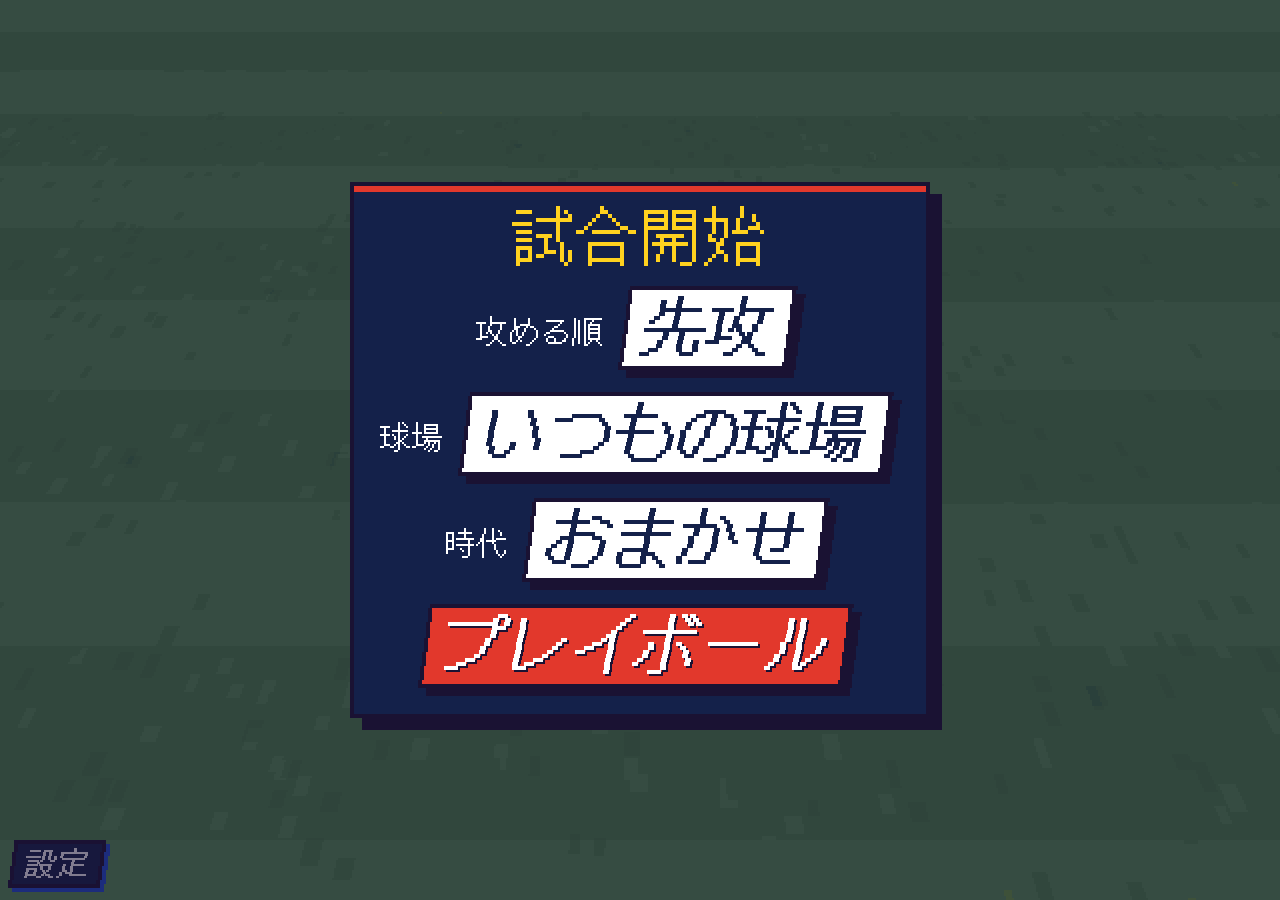
<file: live.html>
<!doctype html><html lang="ja"><head><meta charset="utf-8"><meta name="viewport" content="width=device-width,initial-scale=1"><title>100ペナ 試合</title><script>location.replace("swingmaker/index.html"+location.search+location.hash);
</script></head><body><a href="swingmaker/index.html">試合へ</a></body></html>
</file>
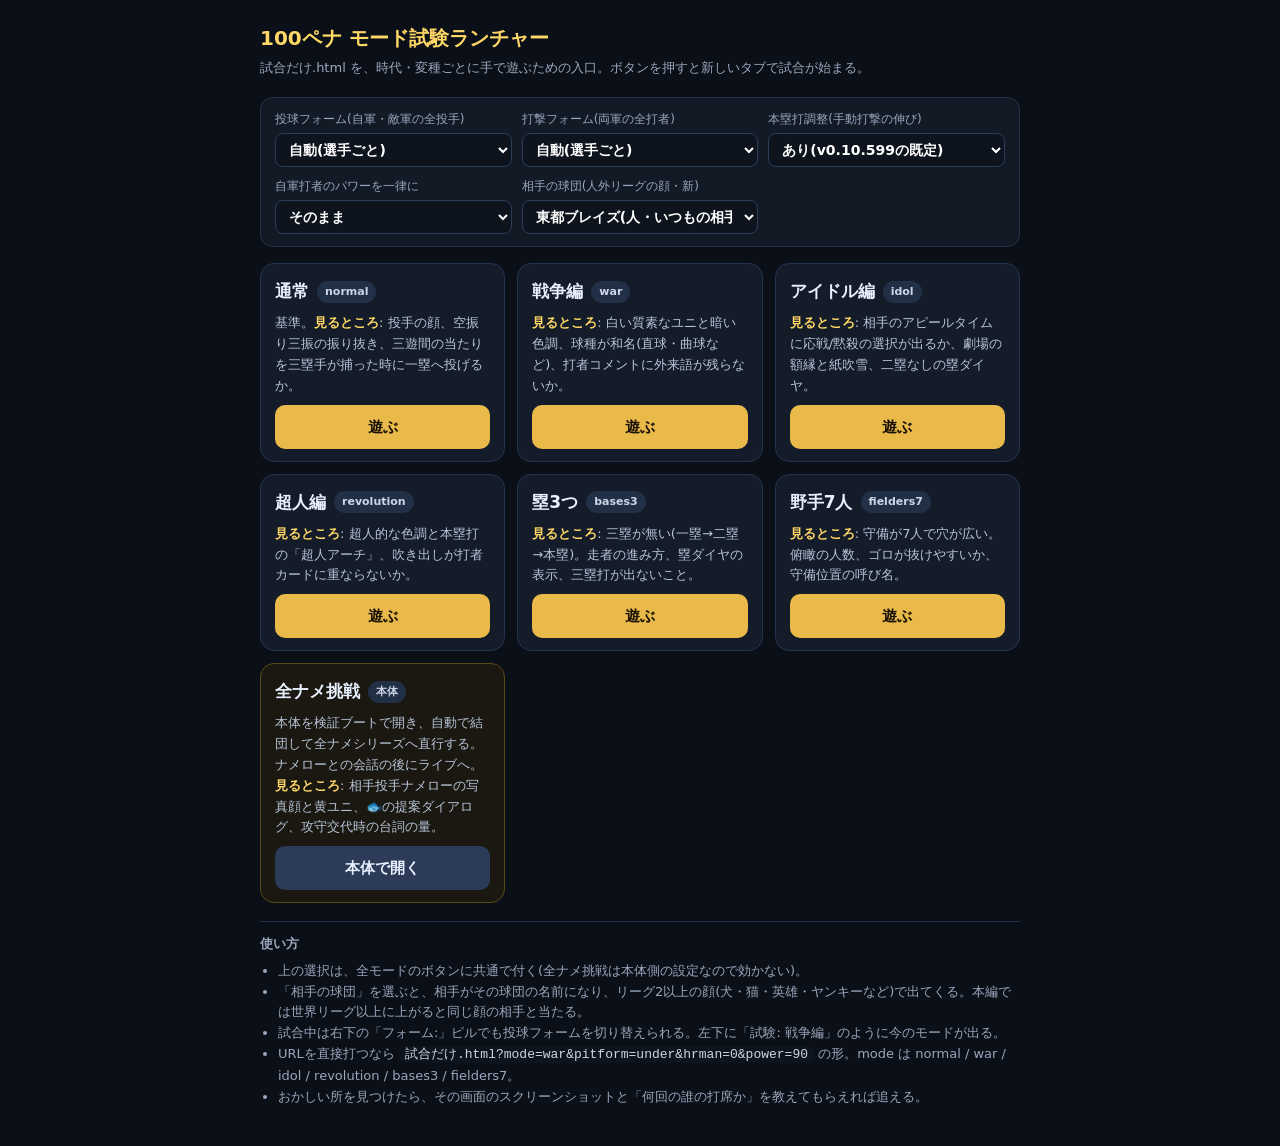
<file: modes.html>
<!doctype html>
<html lang="ja"><head><meta charset="utf-8"><meta name="viewport" content="width=device-width,initial-scale=1">
<title>100ペナ モード試験ランチャー</title>
<style>
  :root{color-scheme:dark}
  body{margin:0;background:#0b1018;color:#e8f0ff;font:15px/1.6 system-ui,-apple-system,"Segoe UI",sans-serif}
  main{max-width:760px;margin:0 auto;padding:22px 16px 40px}
  h1{font-size:20px;margin:0 0 4px;color:#ffd766}
  .sub{color:#9aa6bc;font-size:13px;margin-bottom:18px}
  .opts{display:grid;grid-template-columns:repeat(auto-fit,minmax(200px,1fr));gap:10px;background:#121a26;border:1px solid #223047;border-radius:12px;padding:12px 14px;margin-bottom:16px}
  .opts label{display:flex;flex-direction:column;gap:4px;font-size:12px;color:#9aa6bc}
  .opts select{font:800 14px system-ui,sans-serif;padding:7px 9px;border-radius:8px;border:1px solid #2c3d58;background:#0e141d;color:#fff}
  .grid{display:grid;grid-template-columns:repeat(auto-fit,minmax(230px,1fr));gap:12px}
  .card{background:#141c2a;border:1px solid #243450;border-radius:14px;padding:14px 14px 12px;display:flex;flex-direction:column;gap:8px}
  .card h2{margin:0;font-size:17px;display:flex;align-items:center;gap:8px}
  .card .tag{font-size:11px;padding:2px 8px;border-radius:999px;background:#223047;color:#cdd6e6}
  .card p{margin:0;font-size:13px;color:#b8c4d8}
  .card p b{color:#ffd766}
  .card a{margin-top:auto;display:block;text-align:center;text-decoration:none;font-weight:800;padding:10px 12px;border-radius:10px;background:#e9b949;color:#1a1206}
  .card a.alt{background:#2b3b58;color:#e8f0ff}
  .card.zen{border-color:#5a4a1a;background:#1a1810}
  .note{margin-top:18px;font-size:13px;color:#9aa6bc;border-top:1px solid #223047;padding-top:12px}
  .note code{background:#0e141d;padding:1px 6px;border-radius:6px;color:#cdd6e6}
  ul{margin:6px 0 0;padding-left:18px}
</style></head>
<body><main>
  <h1>100ペナ モード試験ランチャー</h1>
  <div class="sub">試合だけ.html を、時代・変種ごとに手で遊ぶための入口。ボタンを押すと新しいタブで試合が始まる。</div>

  <div class="opts">
    <label>投球フォーム(自軍・敵軍の全投手)
      <select id="pitform">
        <option value="">自動(選手ごと)</option>
        <option value="over">オーバー</option>
        <option value="over2">始動型(ワインドアップ)</option>
        <option value="over3">つま先立ち</option>
        <option value="over4">大きな振りかぶり(新)</option>
        <option value="over5">ハイキック(新)</option>
        <option value="side">サイド</option>
        <option value="under">アンダー</option>
      </select></label>
    <label>打撃フォーム(両軍の全打者)
      <select id="batform">
        <option value="">自動(選手ごと)</option>
        <option value="0">標準</option>
        <option value="1">天秤</option>
        <option value="2">クラウチング</option>
        <option value="3">神主</option>
        <option value="4">オープン</option>
        <option value="5">ノーステップ</option>
        <option value="20">構えA(新)</option>
        <option value="21">構えB(新)</option>
        <option value="22">構えC(新)</option>
      </select></label>
    <label>本塁打調整(手動打撃の伸び)
      <select id="hrman">
        <option value="1">あり(v0.10.599の既定)</option>
        <option value="0">なし(比較用・旧仕様)</option>
      </select></label>
    <label>自軍打者のパワーを一律に
      <select id="power">
        <option value="">そのまま</option>
        <option value="60">60(並)</option>
        <option value="75">75(主軸)</option>
        <option value="90">90(大砲)</option>
      </select></label>
    <label>相手の球団(人外リーグの顔・新)
      <select id="oppteam">
        <option value="">東都ブレイズ(人・いつもの相手)</option>
        <optgroup label="世界リーグ">
          <option value="アマゾン・ヘッドハンターズ">アマゾン(豹・カエル・猿)</option>
          <option value="セレンゲティ・サバンナーズ">セレンゲティ(獅子・象)</option>
          <option value="パタゴニア・グレイシャーズ">パタゴニア(ペンギン)</option>
          <option value="カリブ・バッカニアーズ">カリブ(海賊・ドクロ・半魚人)</option>
          <option value="北極ホワイトアウツ">北極(シロクマ・雪だるま・ハスキー)</option>
          <option value="アンデス・コンドルス">アンデス(アルパカ)</option>
          <option value="ガンジス・ホーリーズ">ガンジス(象・虎)</option>
          <option value="スカンジナビア・フィヨルズ">スカンジナビア(ヴァイキング)</option>
        </optgroup>
        <optgroup label="神話リーグ">
          <option value="オリュンポス・オリンピアンズ">オリュンポス(全員英雄)</option>
          <option value="アヴァロン・ラウンドテーブルズ">アヴァロン(騎士・首なし)</option>
          <option value="ナイル・ファラオズ">ナイル(ファラオ・ミイラ・ジャッカル・胴面・ケルベロス)</option>
          <option value="イースター・モアイズ">イースター(全員モアイ)</option>
          <option value="ヴァルハラ・ラグナロクス">ヴァルハラ(ヴァイキング・三つ首・ケルベロス)</option>
          <option value="大航海時代コンパスやろう">大航海時代(海賊・胴面・一つ目・双頭)</option>
          <option value="アトランティス・リバイバルズ">アトランティス(半魚人・百目)</option>
          <option value="桃源郷パラダイス">桃源郷(仙人・キンシコウ・パンダ・三つ目)</option>
          <option value="ヒマラヤ・ゼニス">ヒマラヤ(雪男・三つ目)</option>
          <option value="エルドラド・ゴールデンズ">エルドラド(黄金)</option>
        </optgroup>
        <optgroup label="極限リーグ">
          <option value="竜巻街道ツイスターズ">竜巻街道(ヤンキー)</option>
          <option value="賞味期限ギリギリーズ">賞味期限(おにぎり・食パン)</option>
          <option value="深海トレンチーズ">深海(アンコウ・半魚人・タコ)</option>
          <option value="月面工廠メカニクス">月面工廠(ロボ)</option>
          <option value="雷雲キャッスルズ">雷雲(鬼)</option>
          <option value="カルデラ・エラプションズ">カルデラ(溶岩・一つ目)</option>
          <option value="地底マグマーズ">地底(溶岩・鬼・一つ目)</option>
        </optgroup>
        <optgroup label="宇宙リーグ">
          <option value="暗黒物質ダークマターズ">暗黒物質(影・のっぺらぼう・百目)</option>
          <option value="M理論イレブンス">M理論(双頭・三つ首・百目)</option>
          <option value="イベントホライズンズ">イベントホライズン(ろくろ首・影)</option>
          <option value="火星地下文明アサガオズ">火星地下文明(朝顔・タコ)</option>
          <option value="土星リングサーファーズ">土星(宇宙飛行士)</option>
          <option value="アンドロメダ遠征軍">アンドロメダ(宇宙人・ロボ)</option>
        </optgroup>
      </select></label>
  </div>

  <div class="grid">
    <div class="card"><h2>通常 <span class="tag">normal</span></h2>
      <p>基準。<b>見るところ</b>: 投手の顔、空振り三振の振り抜き、三遊間の当たりを三塁手が捕った時に一塁へ投げるか。</p>
      <a data-mode="normal" href="#">遊ぶ</a></div>
    <div class="card"><h2>戦争編 <span class="tag">war</span></h2>
      <p><b>見るところ</b>: 白い質素なユニと暗い色調、球種が和名(直球・曲球など)、打者コメントに外来語が残らないか。</p>
      <a data-mode="war" href="#">遊ぶ</a></div>
    <div class="card"><h2>アイドル編 <span class="tag">idol</span></h2>
      <p><b>見るところ</b>: 相手のアピールタイムに応戦/黙殺の選択が出るか、劇場の額縁と紙吹雪、二塁なしの塁ダイヤ。</p>
      <a data-mode="idol" href="#">遊ぶ</a></div>
    <div class="card"><h2>超人編 <span class="tag">revolution</span></h2>
      <p><b>見るところ</b>: 超人的な色調と本塁打の「超人アーチ」、吹き出しが打者カードに重ならないか。</p>
      <a data-mode="revolution" href="#">遊ぶ</a></div>
    <div class="card"><h2>塁3つ <span class="tag">bases3</span></h2>
      <p><b>見るところ</b>: 三塁が無い(一塁→二塁→本塁)。走者の進み方、塁ダイヤの表示、三塁打が出ないこと。</p>
      <a data-mode="bases3" href="#">遊ぶ</a></div>
    <div class="card"><h2>野手7人 <span class="tag">fielders7</span></h2>
      <p><b>見るところ</b>: 守備が7人で穴が広い。俯瞰の人数、ゴロが抜けやすいか、守備位置の呼び名。</p>
      <a data-mode="fielders7" href="#">遊ぶ</a></div>
    <div class="card zen"><h2>全ナメ挑戦 <span class="tag">本体</span></h2>
      <p>本体を検証ブートで開き、自動で結団して全ナメシリーズへ直行する。ナメローとの会話の後にライブへ。<b>見るところ</b>: 相手投手ナメローの写真顔と黄ユニ、🐟の提案ダイアログ、攻守交代時の台詞の量。</p>
      <a class="alt" href="index.html?zenname" target="_blank" rel="noopener">本体で開く</a></div>
  </div>

  <div class="note">
    <b>使い方</b>
    <ul>
      <li>上の選択は、全モードのボタンに共通で付く(全ナメ挑戦は本体側の設定なので効かない)。</li>
      <li>「相手の球団」を選ぶと、相手がその球団の名前になり、リーグ2以上の顔(犬・猫・英雄・ヤンキーなど)で出てくる。本編では世界リーグ以上に上がると同じ顔の相手と当たる。</li>
      <li>試合中は右下の「フォーム:」ピルでも投球フォームを切り替えられる。左下に「試験: 戦争編」のように今のモードが出る。</li>
      <li>URLを直接打つなら <code>試合だけ.html?mode=war&amp;pitform=under&amp;hrman=0&amp;power=90</code> の形。mode は normal / war / idol / revolution / bases3 / fielders7。</li>
      <li>おかしい所を見つけたら、その画面のスクリーンショットと「何回の誰の打席か」を教えてもらえれば追える。</li>
    </ul>
  </div>
</main>
<script>
  (function(){
    const q=id=>document.getElementById(id);
    /* Netlify では modes.html / live.html の ASCII 名で置く(スマホで日本語URLを打たずに済む)。手元では 試合だけ.html */
    const LIVE=/modes\.html$/i.test(location.pathname)?'live_old.html':'試合だけ.html';
    function build(mode){
      const p=new URLSearchParams(); p.set('mode',mode);
      const f=q('pitform').value; if(f) p.set('pitform',f);
      const bf=q('batform').value; if(bf!=='') p.set('batform',bf);
      if(q('hrman').value==='0') p.set('hrman','0');
      const pw=q('power').value; if(pw) p.set('power',pw);
      const ot=q('oppteam').value; if(ot) p.set('oppteam',ot);
      return LIVE+'?'+p.toString();
    }
    document.querySelectorAll('a[data-mode]').forEach(a=>{
      a.addEventListener('click',ev=>{ ev.preventDefault(); window.open(build(a.dataset.mode),'_blank','noopener'); });
    });
    /* 選択を覚える */
    ['pitform','batform','hrman','power','oppteam'].forEach(id=>{ try{ const v=localStorage.getItem('modetest_'+id); if(v!=null) q(id).value=v; }catch(e){}
      q(id).addEventListener('change',()=>{ try{ localStorage.setItem('modetest_'+id,q(id).value); }catch(e){} }); });
  })();
</script>
</body></html>
</file>
